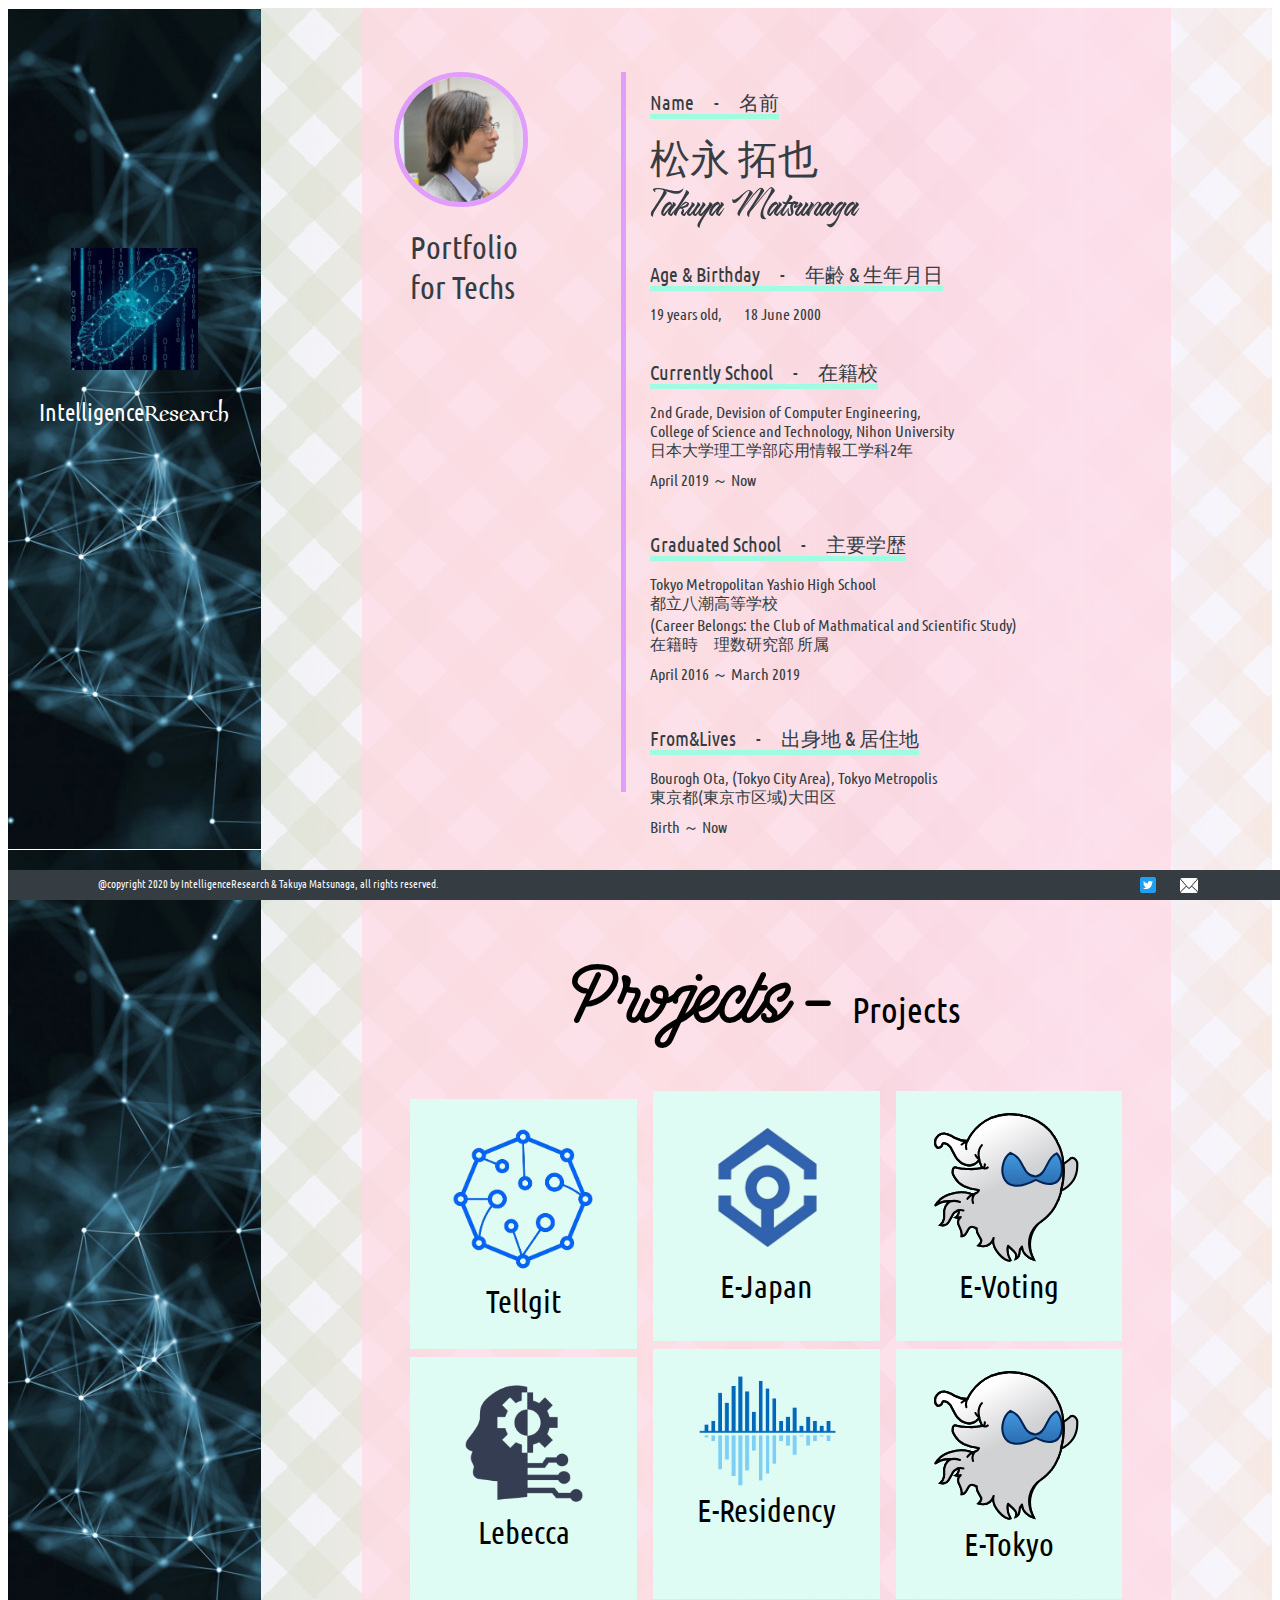
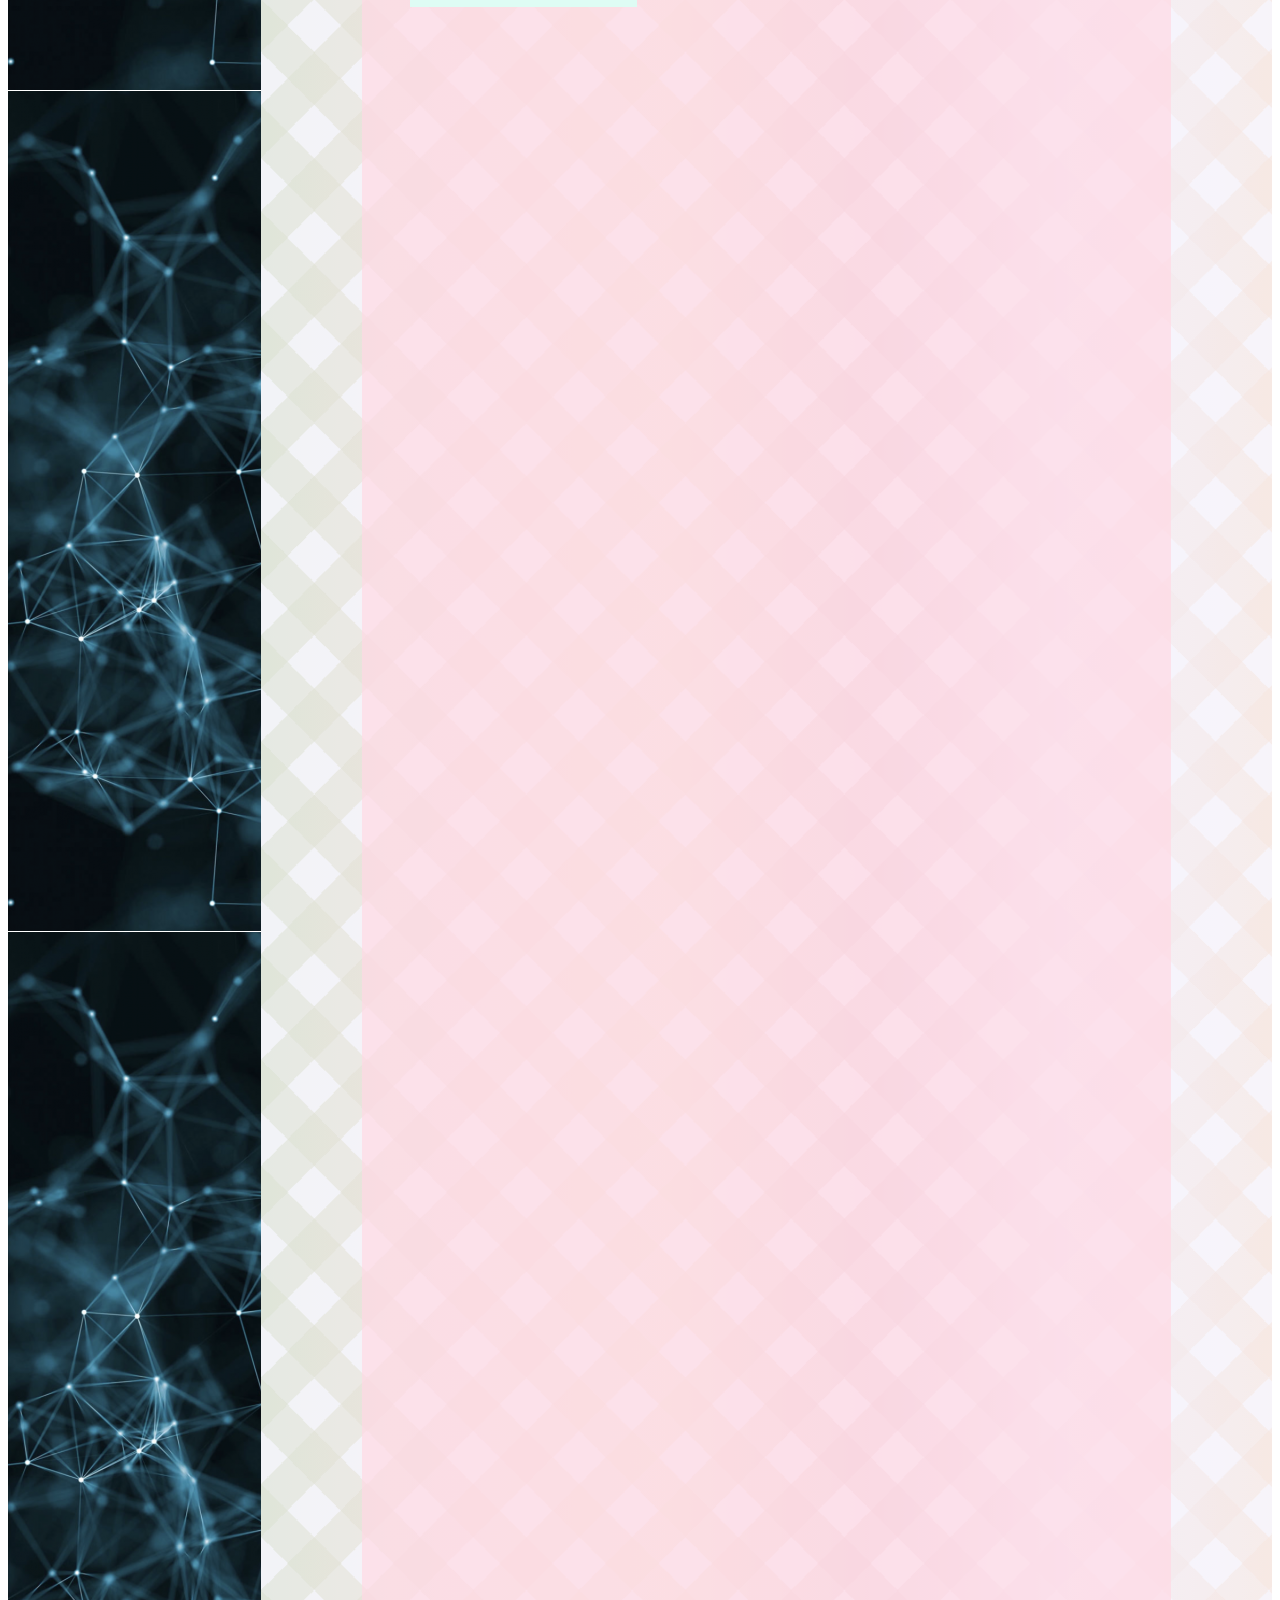
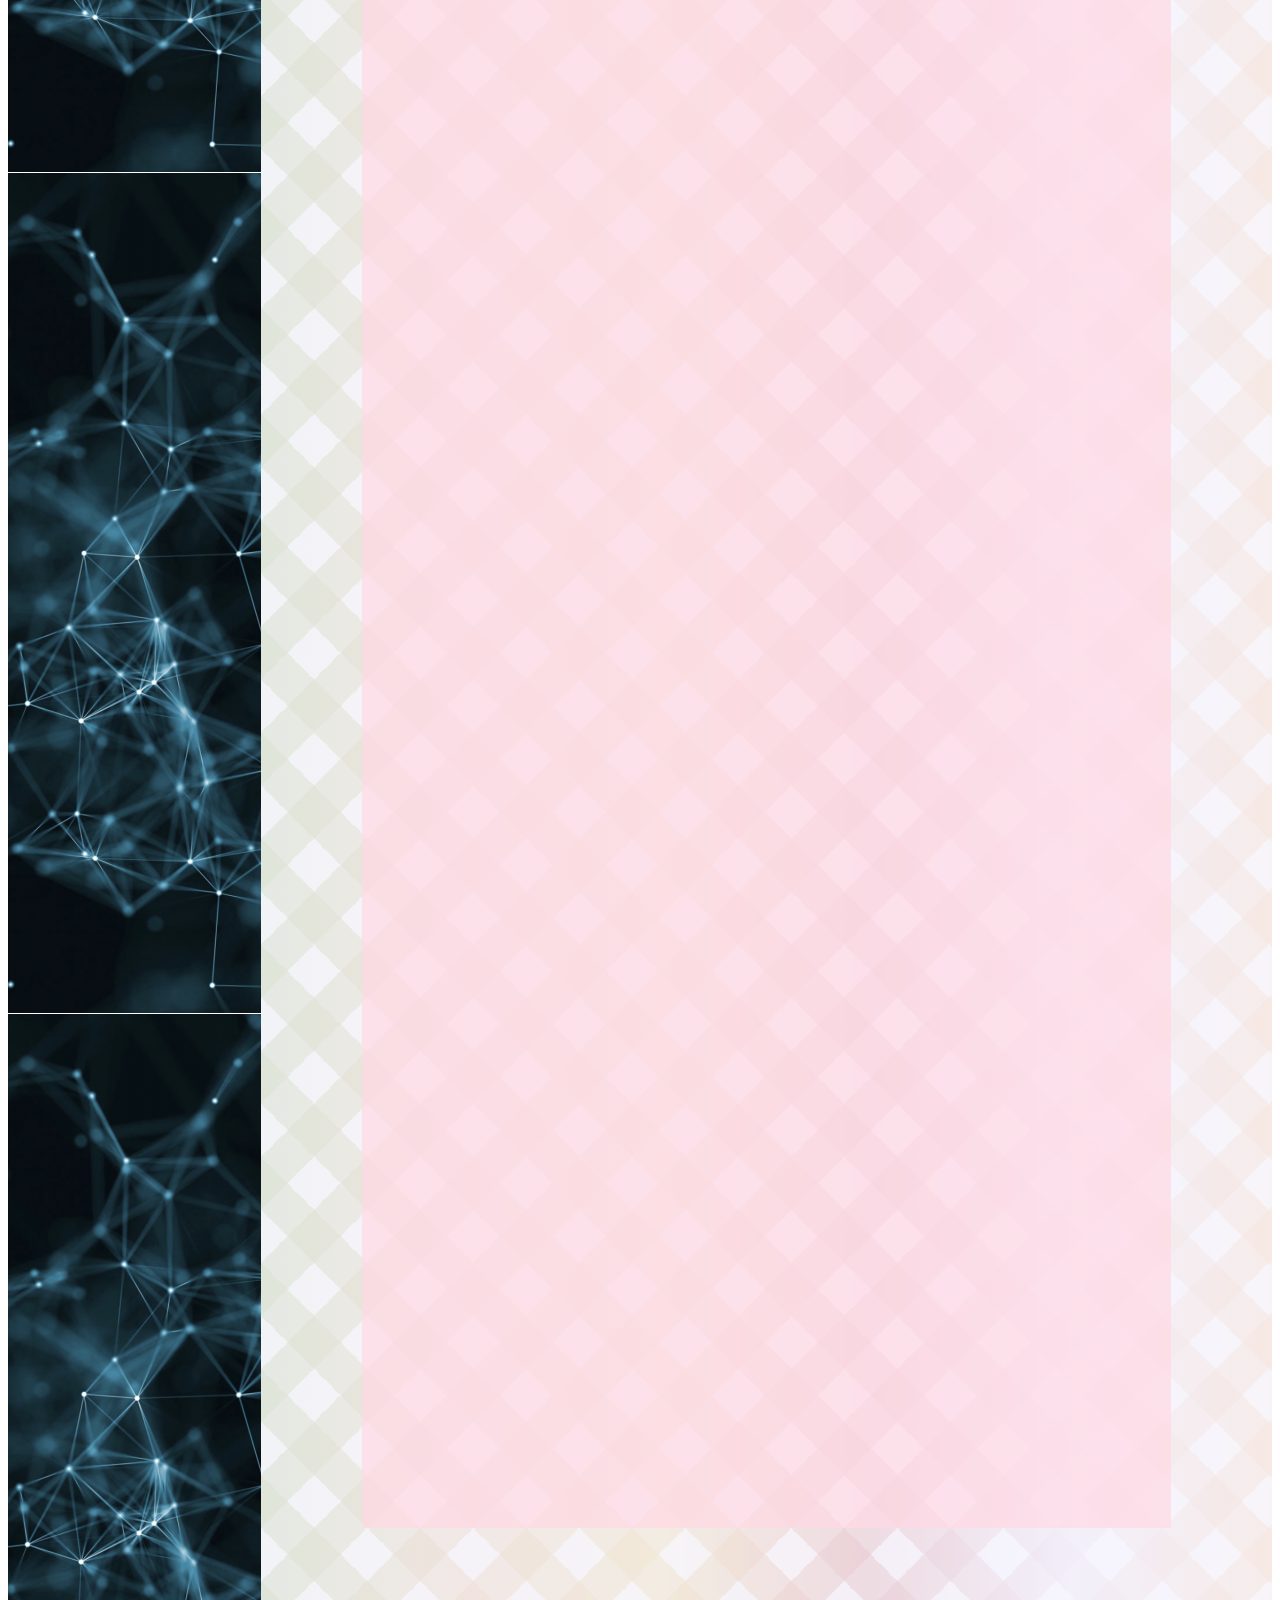
<file: demotech/index.html>
<!doctype html>
<html lang="ja">
	<head>
		<meta charset="UTF-8">
		<title>Portfolio for Techs｜Takuya Matsunaga</title>
		<link rel="stylesheet" type="text/css" href="./style.css">
	</head>
	<body><font face="Ubuntu,ＭＳ Ｐ明朝,ＭＳ 明朝,凸版文久明朝 R">
		<div class="left-index">
			<div class="icon-ir">
				<img src="./../../backs/blockchain3.png" />
			</div>
			<div class="title">
				Intelligence<span>Research</span>
			</div>
			<div class="menu">

			</div>
		</div>

		<div class="base">
			<div class="content">
				<div class="profile">
					<div class="lefter"><div class="g">
						<div class="icon-tm">
							<img src="./../../portraits/takuya_matsunaga.portrait.jpg" />
						</div>
						<div class="title">
							</br></br>Portfolio</br>
							for Techs
						</div>
					</div></div>
					<div class="profs">
						<div class="name">
							<span class="sub-heading">
								Name　-　名前
							</span>
							<div class="incontent">
								<span class="ja">松永 拓也</span></br>
								<span class="en">Takuya Matsunaga</span>
							</div>
						</div>
						<div class="age-birth">
							<span class="sub-heading">
								Age & Birthday　-　年齢 & 生年月日
							</span>
							<div class="incontent">
								19 years old, 　 18 June 2000
							</div>
						</div>
						<div class="curr-sch">
							<span class="sub-heading">
								Currently School　-　在籍校
							</span></br>
							<div class="incontent">
								2nd Grade, Devision of Computer Engineering, </br>
								College of Science and Technology, Nihon University</br>
								日本大学理工学部応用情報工学科2年</br>
								<span class="date">April 2019 ～ Now</span>
							</div>
						</div>
						<div class="gred-sch">
							<span class="sub-heading">
								Graduated School　-　主要学歴
							</span></br>
							<div class="incontent">
								Tokyo Metropolitan Yashio High School</br>
								都立八潮高等学校</br>
								(Career Belongs: the Club of Mathmatical and Scientific Study)</br>
								在籍時　理数研究部 所属</br>
								<span class="date">April 2016 ～ March 2019</span></br>
							</div>
						</div>
						<div class="from-lives">
							<span class="sub-heading">
								From&Lives　-　出身地 & 居住地
							</span></br>
							<div class="incontent">
								Bourogh Ota, (Tokyo City Area), Tokyo Metropolis</br>
								東京都(東京市区域)大田区</br>
								<span class="date">Birth ～ Now</span></br>
							</div>
						</div>
					</div>
				</div>
				<div class="fields">
					<span class="heading">Projects - <span class="bel">Projects</span></span>

					<div class="container">
						<a href="./tellgit.html">
							<div class="grid tile">
								<p class="imgs"><img class="main" src="./../../logos/f.blockchain.png" /></br>
								<span class="altname">Tellgit</span></p>
							</div>
						</a>
						<a href="./lebecca.html">
							<div class="grid tile">
								<p class="imgs"><img class="main" src="./../../logos/f.ai.png" /></br>
								<span class="altname">Lebecca</span></p>
							</div>
						</a>
						<a href="./e-japan.html">
							<div class="grid tile">
								<p class="imgs"><img class="main" src="./../../logos/f.dist.png" /></br>
								<span class="altname">E-Japan</span></p>
							</div>
						</a>
						<a href="./e-residency.html">
							<div class="grid tile">
								<p class="imgs"><img class="main" src="./../../logos/f.stat.png" /></br>
								<span class="altname">E-Residency</span></p>
							</div>
						</a>
						<a href="./e-voting.html">
							<div class="grid tile">
								<p class="imgs"><img class="main" src="./../../logos/logo.fantom.svg" /></br>
								<span class="altname">E-Voting</span></p>
							</div>
						</a>
						<a href="./e-tokyo.html">
							<div class="grid tile">
								<p class="imgs"><img class="main" src="./../../logos/logo.fantom.svg" /></br>
								<span class="altname">E-Tokyo</span></p>
							</div>
						</a>
					</div>
				</div>
			</div>
		</div>


		<div class="fotter">
			<div class="copyright">@copyright 2020 by IntelligenceResearch & Takuya Matsunaga, all rights reserved.
			</div>
			<div class="contacts">
			<a href="https://twitter.com/"><img src="./../../images/twitter.svg" height="16"  /></a>
			　　<a href="./contact/index.html"><img src="./../../images/mail.png" height="15" width="18" /></a>
			</div>
		</div>
	</font></body>
</html>
</file>
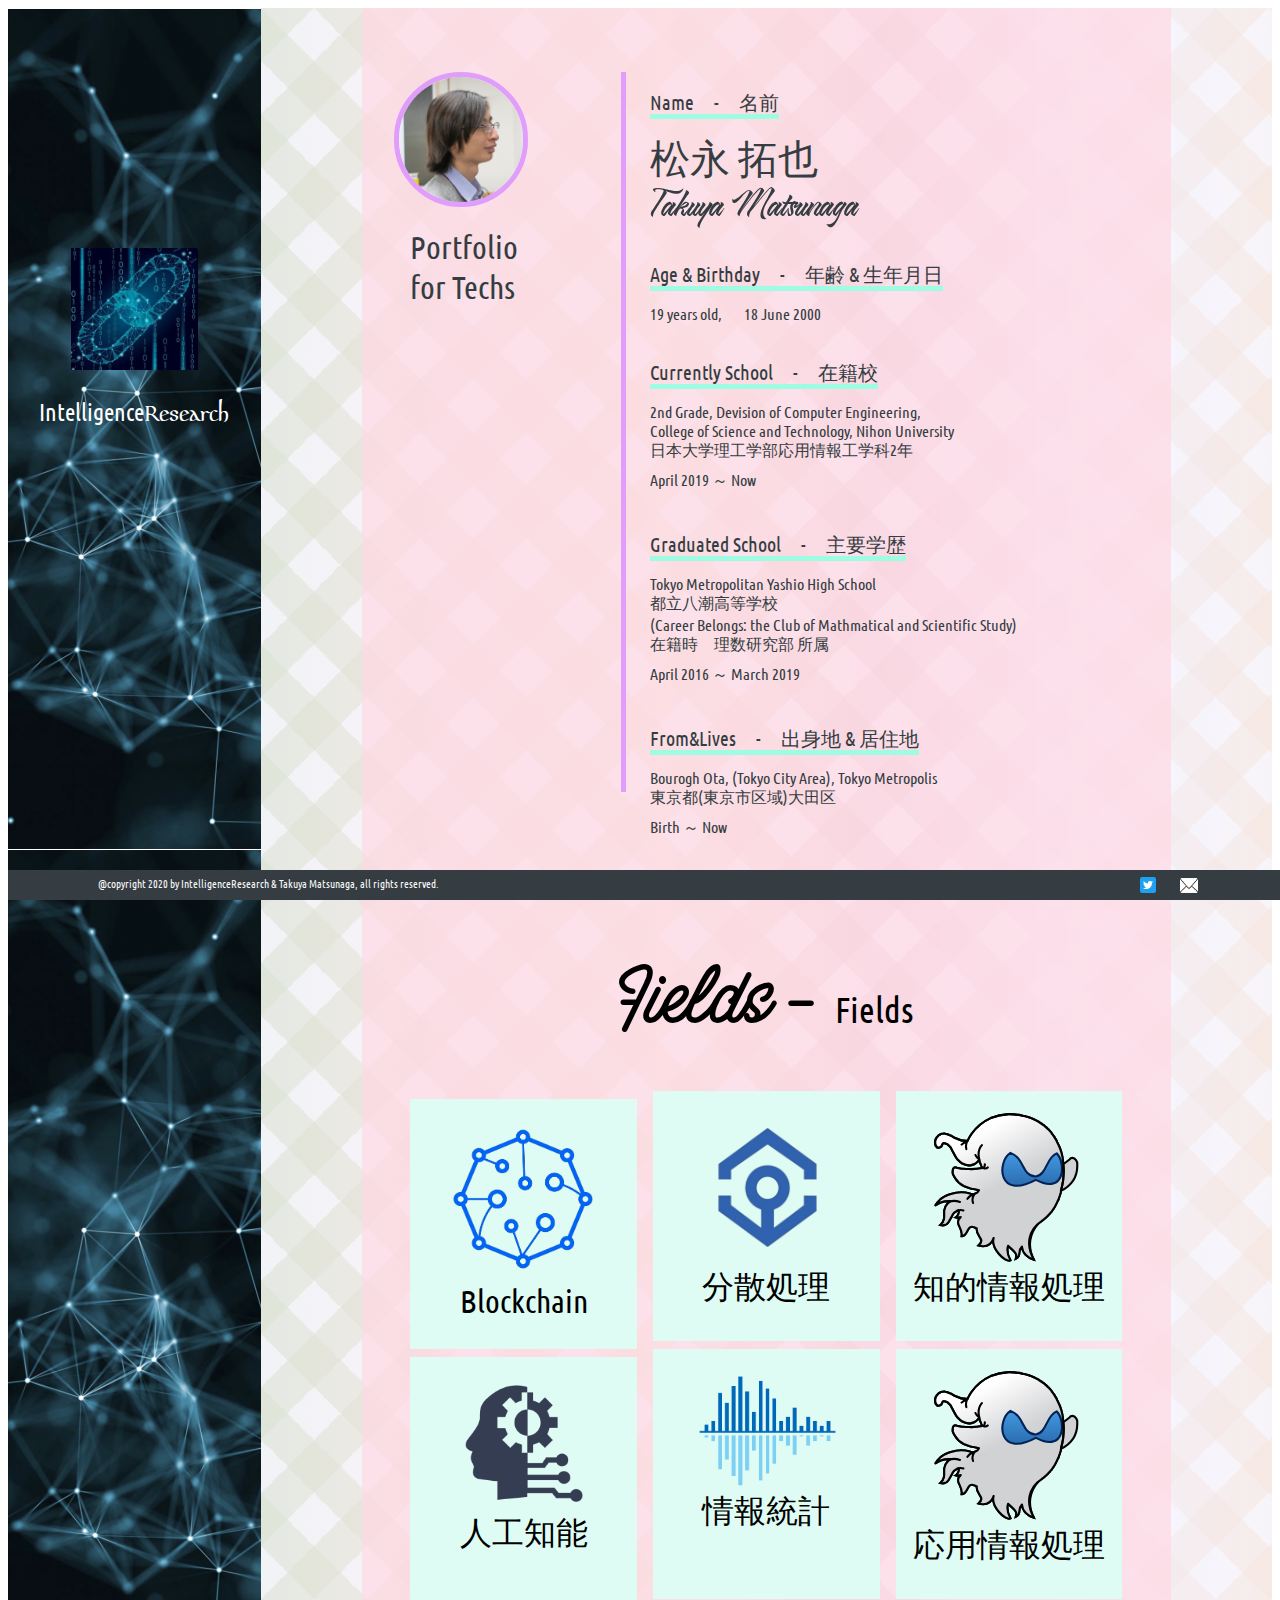
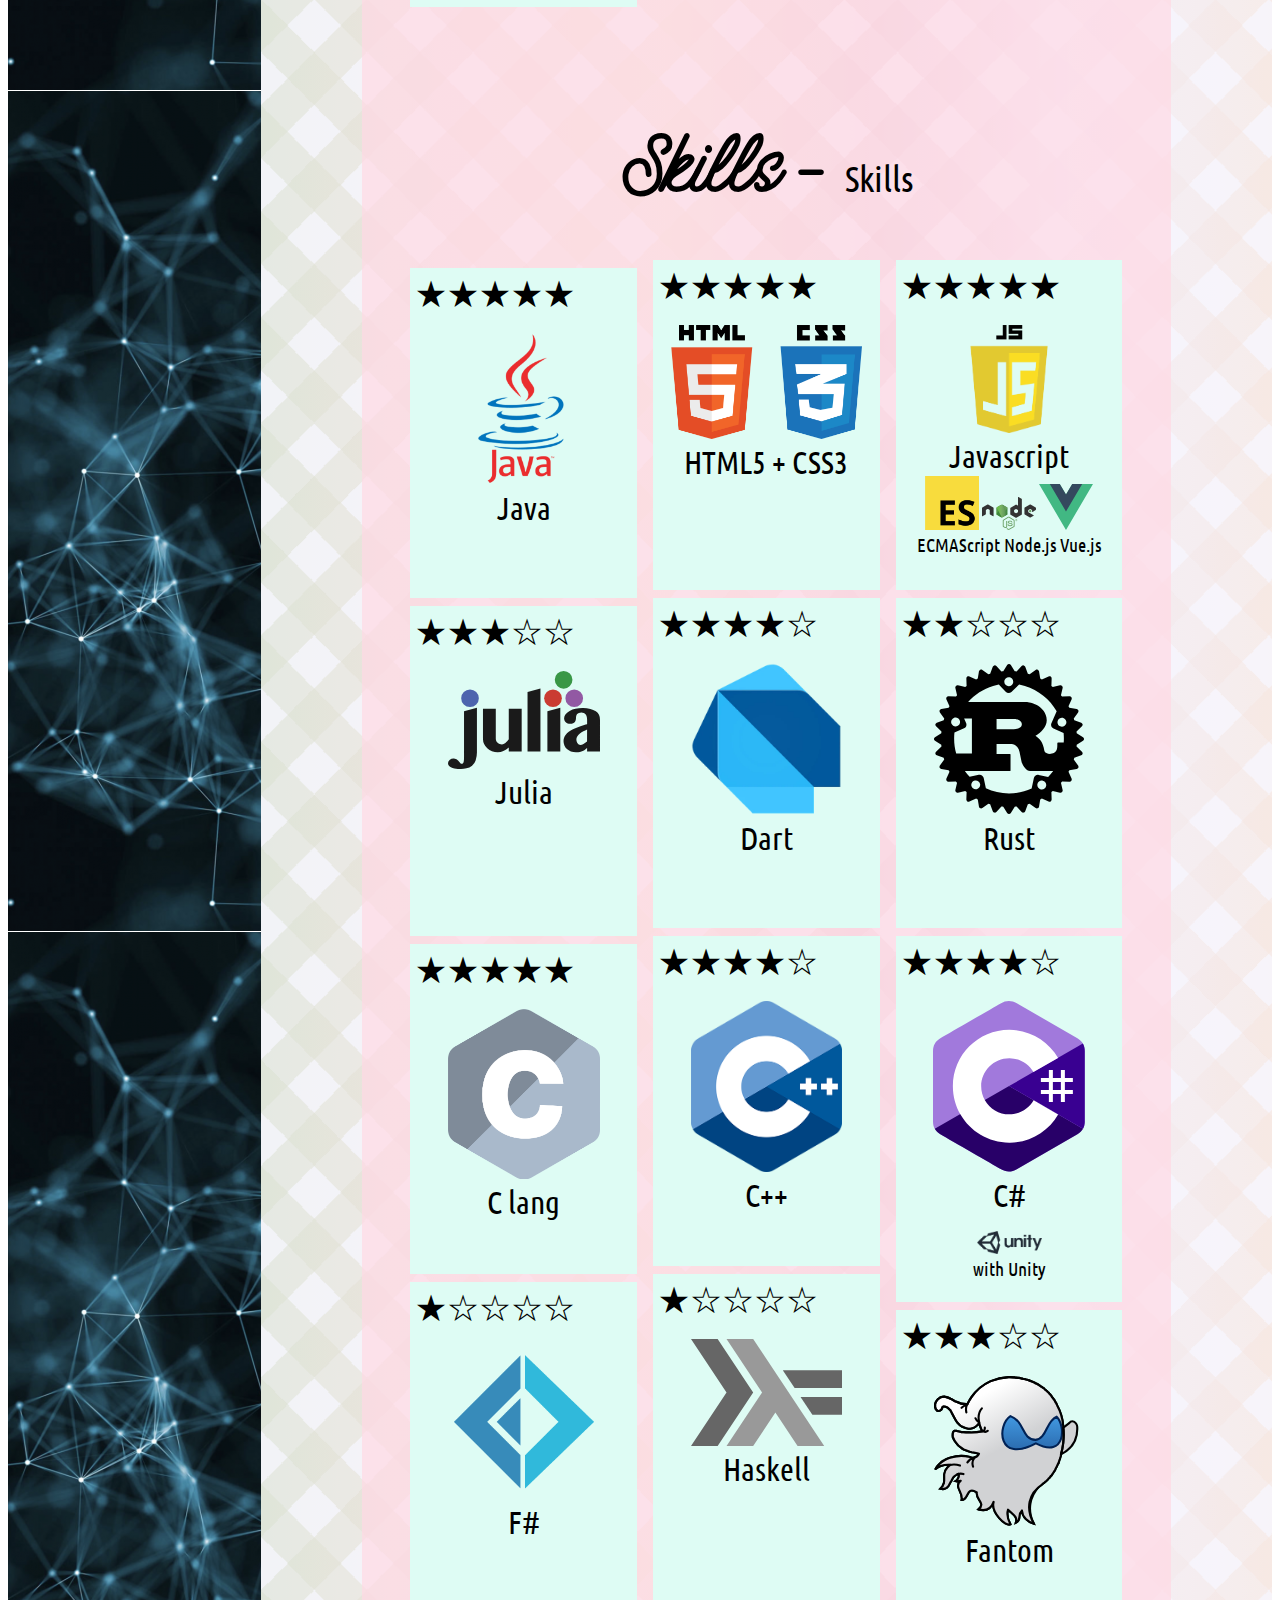
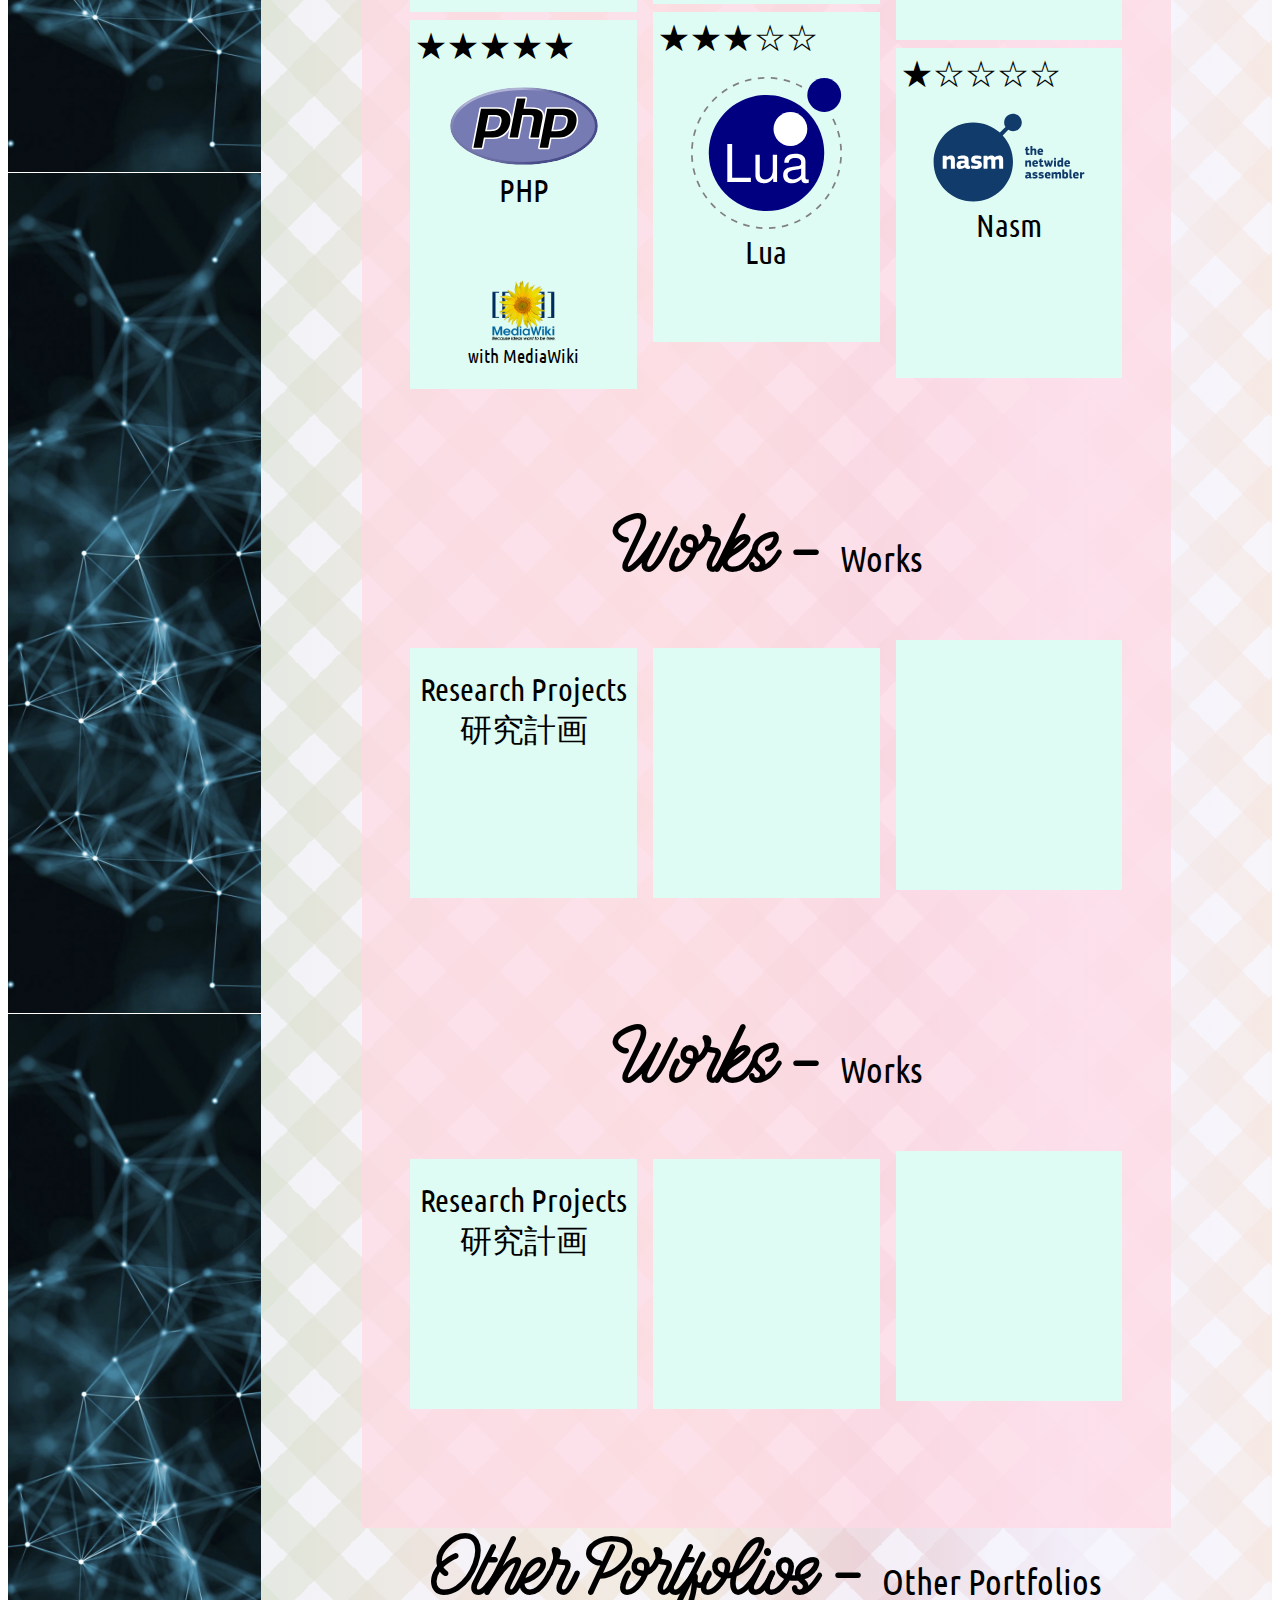
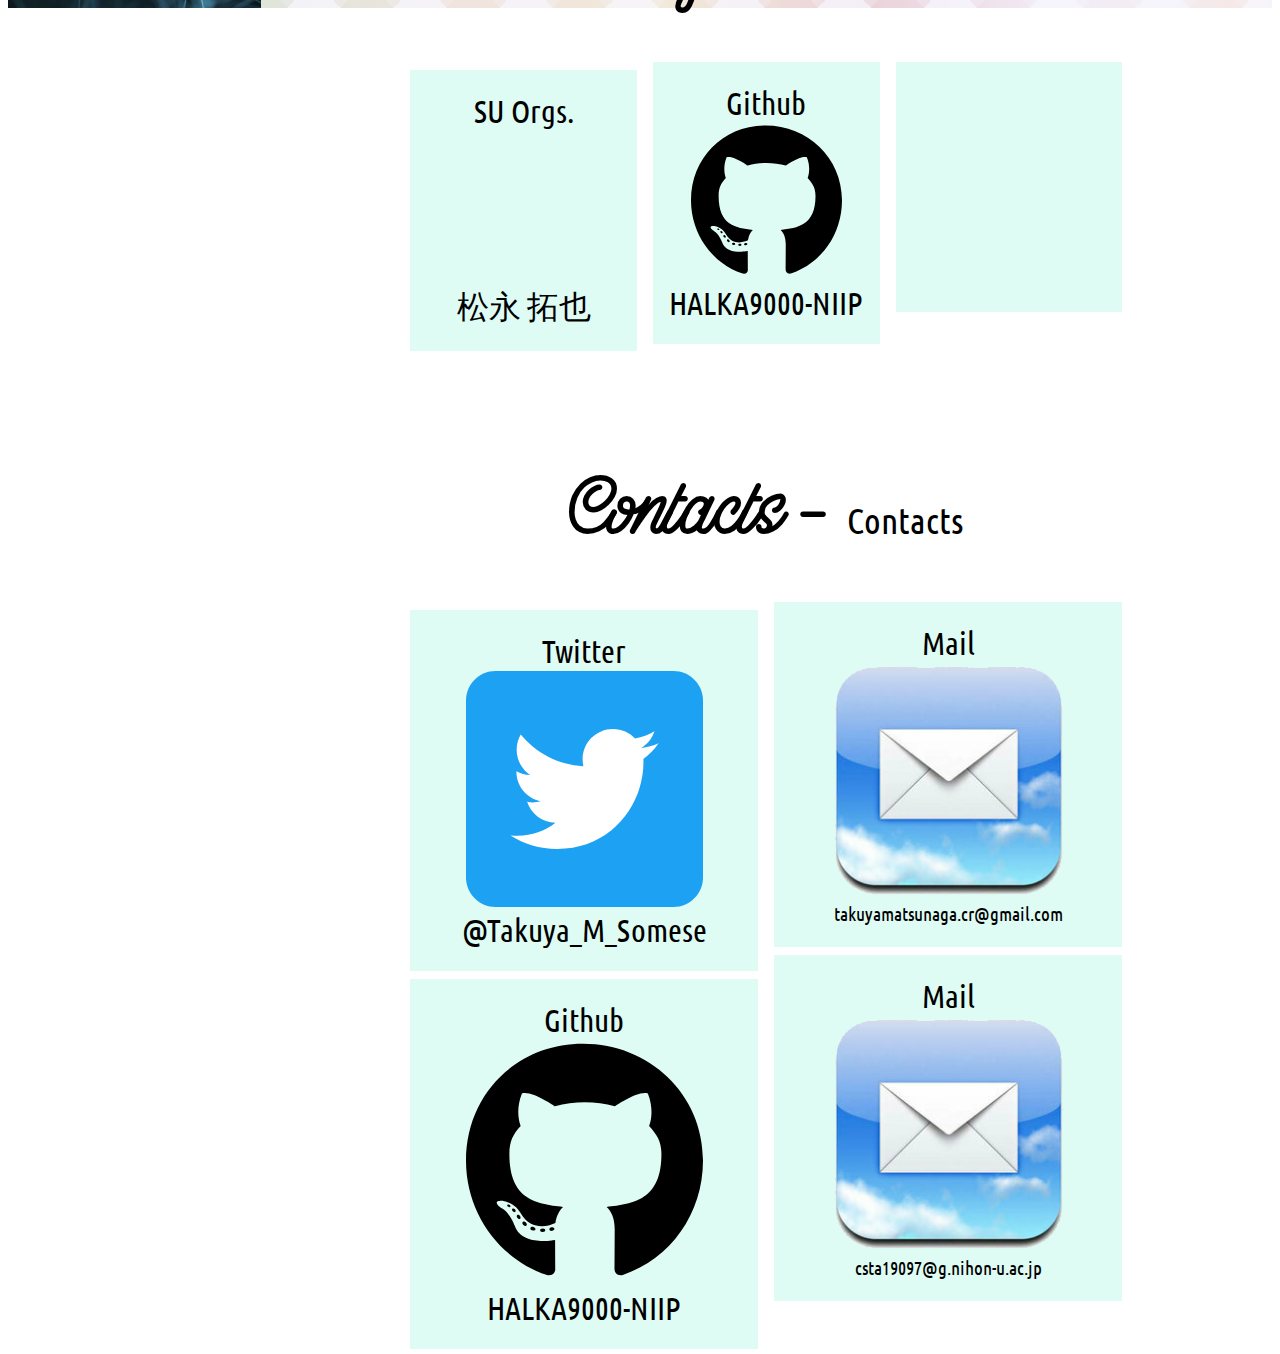
<file: members/takuya_matsunaga/res.html>
<!doctype html>
<html lang="ja">
	<head>
		<meta charset="UTF-8">
		<title>Portfolio for Techs｜Takuya Matsunaga</title>
		<link rel="stylesheet" type="text/css" href="./style.css">
	</head>
	<body><font face="Ubuntu,ＭＳ Ｐ明朝,ＭＳ 明朝,凸版文久明朝 R">
		<div class="left-index">
			<div class="icon-ir">
				<img src="./../../backs/blockchain3.png" />
			</div>
			<div class="title">
				Intelligence<span>Research</span>
			</div>
			<div class="menu">

			</div>
		</div>

		<div class="base">
			<div class="content">
				<div class="profile">
					<div class="lefter"><div class="g">
						<div class="icon-tm">
							<img src="./../../portraits/takuya_matsunaga.portrait.jpg" />
						</div>
						<div class="title">
							</br></br>Portfolio</br>
							for Techs
						</div>
					</div></div>
					<div class="profs">
						<div class="name">
							<span class="sub-heading">
								Name　-　名前
							</span>
							<div class="incontent">
								<span class="ja">松永 拓也</span></br>
								<span class="en">Takuya Matsunaga</span>
							</div>
						</div>
						<div class="age-birth">
							<span class="sub-heading">
								Age & Birthday　-　年齢 & 生年月日
							</span>
							<div class="incontent">
								19 years old, 　 18 June 2000
							</div>
						</div>
						<div class="curr-sch">
							<span class="sub-heading">
								Currently School　-　在籍校
							</span></br>
							<div class="incontent">
								2nd Grade, Devision of Computer Engineering, </br>
								College of Science and Technology, Nihon University</br>
								日本大学理工学部応用情報工学科2年</br>
								<span class="date">April 2019 ～ Now</span>
							</div>
						</div>
						<div class="gred-sch">
							<span class="sub-heading">
								Graduated School　-　主要学歴
							</span></br>
							<div class="incontent">
								Tokyo Metropolitan Yashio High School</br>
								都立八潮高等学校</br>
								(Career Belongs: the Club of Mathmatical and Scientific Study)</br>
								在籍時　理数研究部 所属</br>
								<span class="date">April 2016 ～ March 2019</span></br>
							</div>
						</div>
						<div class="from-lives">
							<span class="sub-heading">
								From&Lives　-　出身地 & 居住地
							</span></br>
							<div class="incontent">
								Bourogh Ota, (Tokyo City Area), Tokyo Metropolis</br>
								東京都(東京市区域)大田区</br>
								<span class="date">Birth ～ Now</span></br>
							</div>
						</div>
					</div>
				</div>
				<div class="fields">
					<span class="heading">Fields - <span class="bel">Fields</span></span>

					<div class="container">
						<div class="grid tile">
							<p class="imgs"><img class="main" src="./../../logos/f.blockchain.png" /></br>
							<span class="altname">Blockchain</span></p>
						</div>
						<div class="grid tile">
							<p class="imgs"><img class="main" src="./../../logos/f.ai.png" /></br>
							<span class="altname">人工知能</span></p>
						</div>

						<div class="grid tile">
							<p class="imgs"><img class="main" src="./../../logos/f.dist.png" /></br>
							<span class="altname">分散処理</span></p>
						</div>
						<div class="grid tile">
							<p class="imgs"><img class="main" src="./../../logos/f.stat.png" /></br>
							<span class="altname">情報統計</span></p>
						</div>

						<div class="grid tile">
							<p class="imgs"><img class="main" src="./../../logos/logo.fantom.svg" /></br>
							<span class="altname">知的情報処理</span></p>
						</div>
						<div class="grid tile">
							<p class="imgs"><img class="main" src="./../../logos/logo.fantom.svg" /></br>
							<span class="altname">応用情報処理</span></p>
						</div>
					</div>
				</div>
				<div class="skills">
					<span class="heading">Skills - <span class="bel">Skills</span></span>

					<div class="container">
						<a href="https://www.java.com/ja/">
							<div class="grid tile lev5">
								<p class="imgs"><img class="main" src="./../../logos/logo.java.png" /></br>
								<span class="altname">Java</span></p>
							</div></a>
						<a href="https://julialang.org/">
						<div class="grid tile lev3">
							<p class="imgs"><img class="main" src="./../../logos/logo.julia.svg" /></br>
							<span class="altname">Julia</span></p>
						</div></a>
						<a href="http://www.open-std.org/jtc1/sc22/wg14/">
						<div class="grid tile lev5">
							<p class="imgs"><img class="main" src="./../../logos/logo.clang.png" /></br>
							<span class="altname">C lang</span></p>
						</div></a>
						<a href="https://fsharp.org/">
						<div class="grid tile lev1">
							<p class="imgs"><img class="main" src="./../../logos/logo.fsh.png" /></br>
							<span class="altname">F#</span></p>
						</div></a>
						<a href="https://www.php.net/">
						<div class="grid tile lev5">
							<p class="imgs"><img class="main" src="./../../logos/logo.php.svg" /></br>
							<span class="altname">PHP</span></p></br></br>
							<a href="https://www.mediawiki.org/wiki/MediaWiki">
							<p class="imgs"><img class="min" src="./../../logos/logo.mediawiki.png" /></br>
							<span class="altnames">with MediaWiki</span></p></a>
						</div>
						<a href="">
						<div class="grid tile lev5">
							<p class="imgs"><img class="lt" src="./../../logos/logo.html5css3.png" /></br>
							<span class="altname">HTML5 + CSS3</span></p>
						</div>
						<a href="https://dart.dev/">
						<div class="grid tile lev4">
							<p class="imgs"><img class="main" src="./../../logos/logo.dart.png" /></br>
							<span class="altname">Dart</span></p>
						</div></a>
						<a href="https://isocpp.org/">
						<div class="grid tile lev4">
							<p class="imgs"><img class="main" src="./../../logos/logo.cpp.png" /></br>
							<span class="altname">C++</span></p>
						</div></a>
						<a href="https://www.haskell.org/">
						<div class="grid tile lev1">
							<p class="imgs"><img class="main" src="./../../logos/logo.haskell.svg" /></br>
							<span class="altname">Haskell</span></p>
						</div></a>
						<a href="https://www.lua.org/">
						<div class="grid tile lev3">
							<p class="imgs"><img class="main" src="./../../logos/logo.lua.svg" /></br>
							<span class="altname">Lua</span></p>
						</div></a>
						<a href="">
						<div class="grid tile lev5">
							<p class="imgs"></p><p class="imgs">
								<img class="sub" src="./../../logos/logo.javascript.png" /></br>
								<span class="altname">Javascript</span></br>
								<img class="st" src="./../../logos/logo.ecmascript.png" />
								<img class="st" src="./../../logos/logo.nodejs.svg" />
								<img class="st" src="./../../logos/logo.vuejs.svg" /></br>
								<span class="altnames">ECMAScript Node.js Vue.js</span></p>
						</div></a>
						<a href="https://www.rust-lang.org/">
						<div class="grid tile lev2">
							<p class="imgs"><img class="main" src="./../../logos/logo.rust.svg" /></br>
							<span class="altname">Rust</span></p>
						</div></a>
						<a href="https://docs.microsoft.com/en-us/dotnet/csharp/">
						<div class="grid tile lev4">
							<p class="imgs"><img class="main" src="./../../logos/logo.csh.svg" /></br>
							<span class="altname">C#</span></p>
							<a href="https://unity.com/ja"><p class="imgs"><img class="min" src="./../../logos/logo.unity.png" /></br>
							<span class="altnames">with Unity</span></p></a>
						</div></a>
						<a href="https://www.fantom.org/">
						<div class="grid tile lev3">
							<p class="imgs"><img class="main" src="./../../logos/logo.fantom.svg" /></br>
							<span class="altname">Fantom</span></p>
						</div></a>
						<a href="https://www.nasm.us/">
						<div class="grid tile lev1">
							<p class="imgs"><img class="main" src="./../../logos/logo.nasm.svg" /></br>
							<span class="altname">Nasm</span></p>
						</div></a>
					</div>
				</div>
				<div class="works">
					<span class="heading">Works - <span class="bel">Works</span></span>

					<div class="container">
						<a href="./res.html"><div class="grid tile">
							<p class="imgs"><span class="altname">Research Projects<br />研究計画</span></p>
						</div></a>
						<div class="grid tile">
						
						</div>
						<div class="grid tile">
						
						</div>
					</div>
				</div>
								<div class="works">
					<span class="heading">Works - <span class="bel">Works</span></span>

					<div class="container">
						<a href="./res.html"><div class="grid tile">
							<p class="imgs"><span class="altname">Research Projects<br />研究計画</span></p>
						</div></a>
						<div class="grid tile">
						
						</div>
						<div class="grid tile">
						
						</div>
					</div>
				</div>
				<div class="portfolio">
					<span class="heading">Other Portfolios - <span class="bel">Other Portfolios</span></span>
				
					<div class="container">
						<div class="grid tile"><a href="./../../../worker/takuya_matsunaga/index.takuya_matsunaga.html">
								<p class="imgs"><span class="altname">SU Orgs.</span></br>
									<img class="main" src="./../../images/blank.svg" /></br>
									<span class="altname">松永 拓也</span></p>
						</div>
						<div class="grid tile"><a href="https://halka9000-niip.github.io/Portfolio/">
								<p class="imgs"><span class="altname">Github</span></br>
									<img class="main" src="./../../images/github.svg" /></br>
									<span class="altname">HALKA9000-NIIP</span></p>
						</div>
						<div class="grid tile">
				
						</div>
					</div>
				</div>
				<div class="contacts">
					<span class="heading">Contacts - <span class="bel">Contacts</span></span>

					<div class="container2">
						<div class="grid tile"><a href="https://twitter.com/Takuya_M_Somese">
							<p class="imgs"><span class="altname">Twitter</span></br>
							<img class="main" src="./../../images/twitter.svg" /></br>
							<span class="altname">@Takuya_M_Somese</span></p>
						</div>
						<div class="grid tile"><a href="https://github.com/HALKA9000-NIIP">
							<p class="imgs"><span class="altname">Github</span></br>
							<img class="main" src="./../../images/github.svg" /></br>
							<span class="altname">HALKA9000-NIIP</span></p>
						</div>
						<div class="grid tile"><a href="mailto:takuyamatsunaga.cr@gmail.com">
							<p class="imgs"><span class="altname">Mail</span></br>
							<img class="main" src="./../../images/mail2.png" /></br>
							<span class="altnames">takuyamatsunaga.cr@gmail.com</span></p>
						</div>

						<div class="grid tile"><a href="mailto:csta19097@g.nihon-u.ac.jp">
							<p class="imgs"><span class="altname">Mail</span></br>
							<img class="main" src="./../../images/mail2.png" /></br>
							<span class="altnames">csta19097@g.nihon-u.ac.jp</span></p>
						</div>


					</div>
				</div>
			</div>
		</div>


		<div class="fotter">
			<div class="copyright">@copyright 2020 by IntelligenceResearch & Takuya Matsunaga, all rights reserved.
			</div>
			<div class="contacts">
			<a href="https://twitter.com/"><img src="./../../images/twitter.svg" height="16"  /></a>
			　　<a href="./contact/index.html"><img src="./../../images/mail.png" height="15" width="18" /></a>
			</div>
		</div>
	</font></body>
</html>
</file>
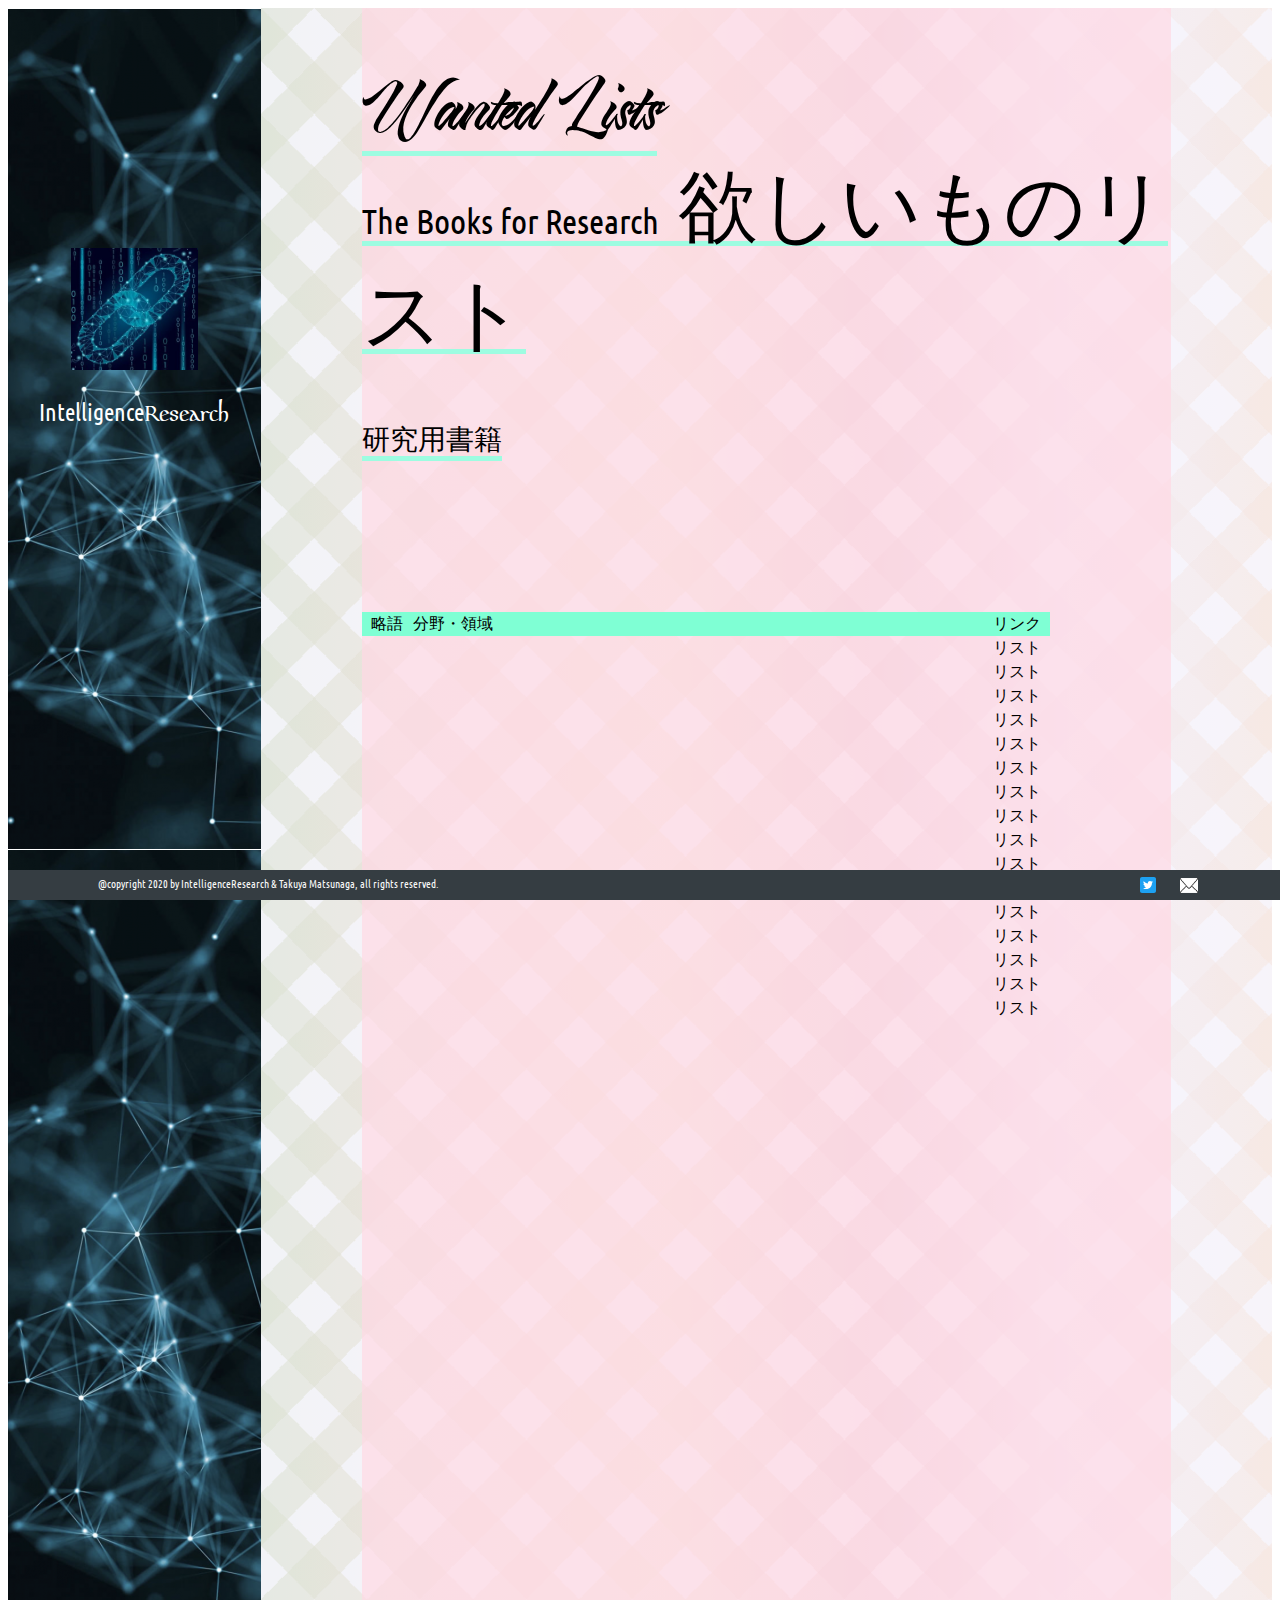
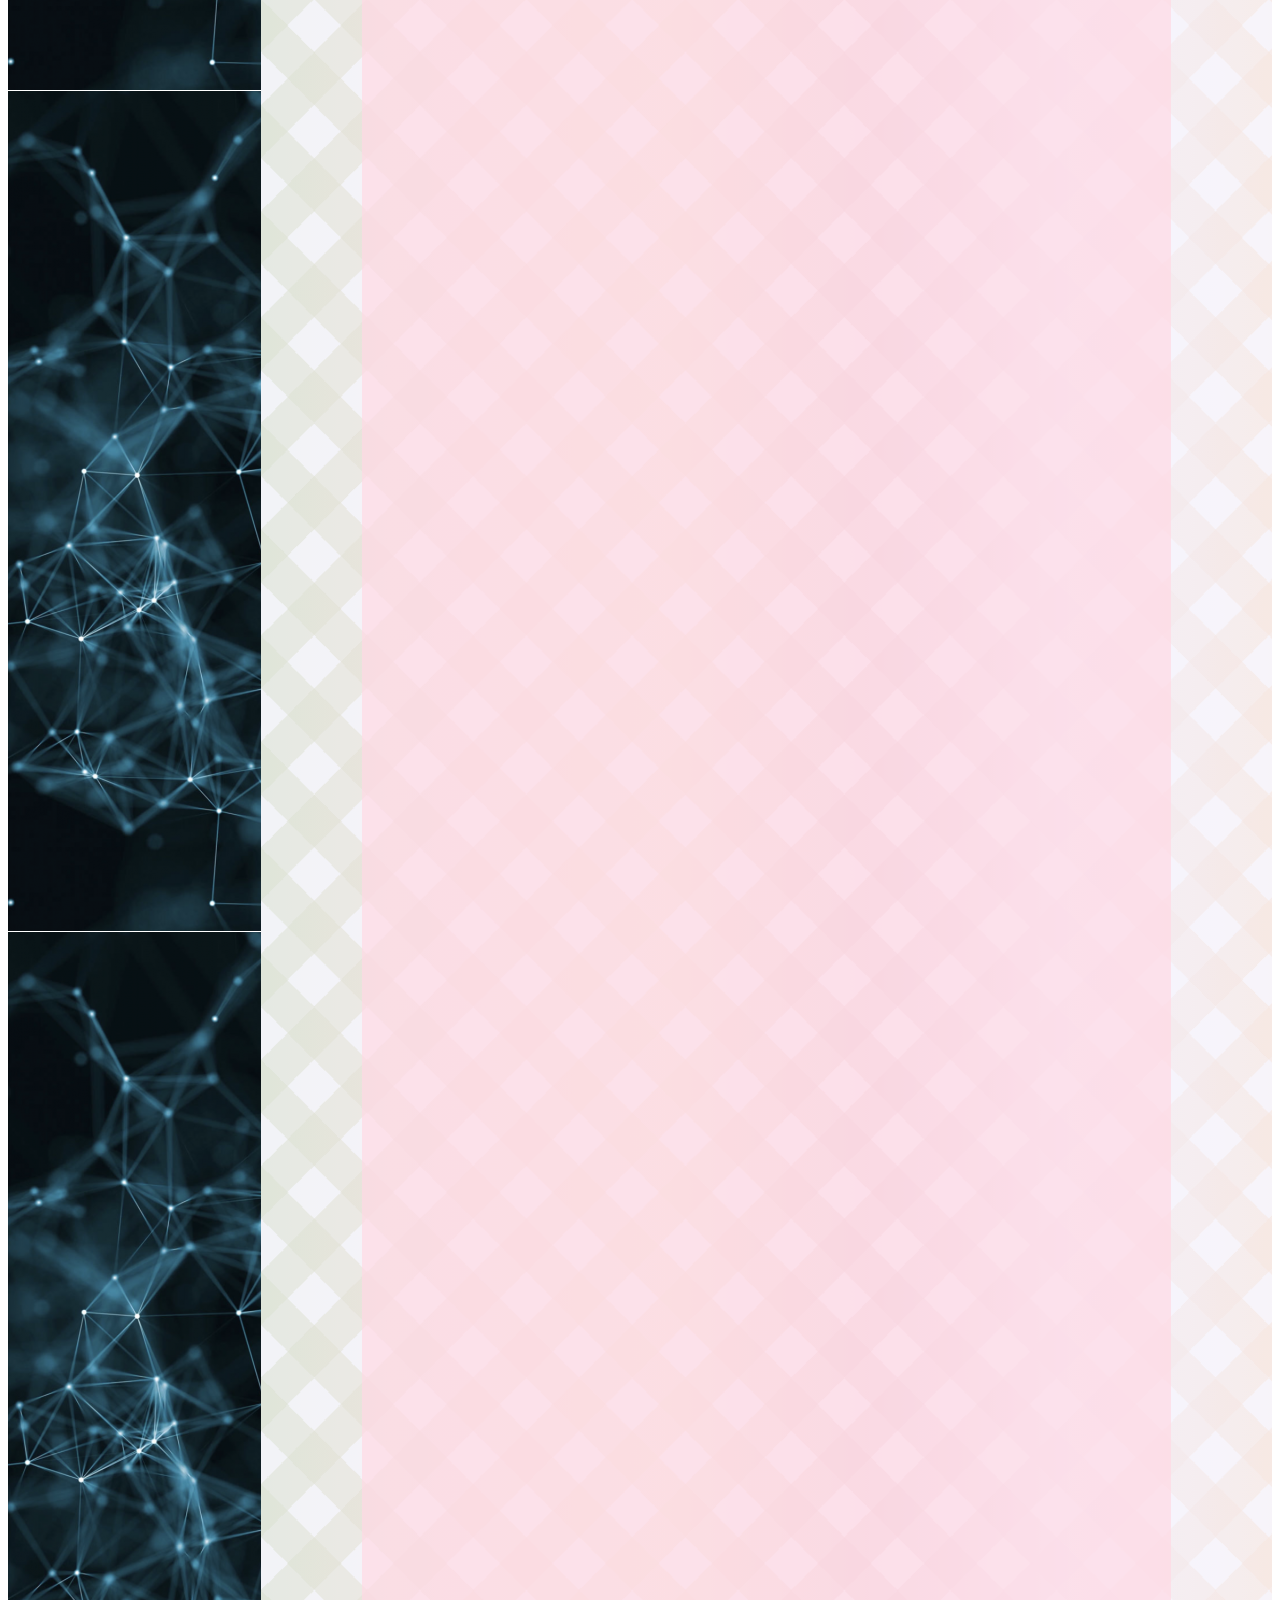
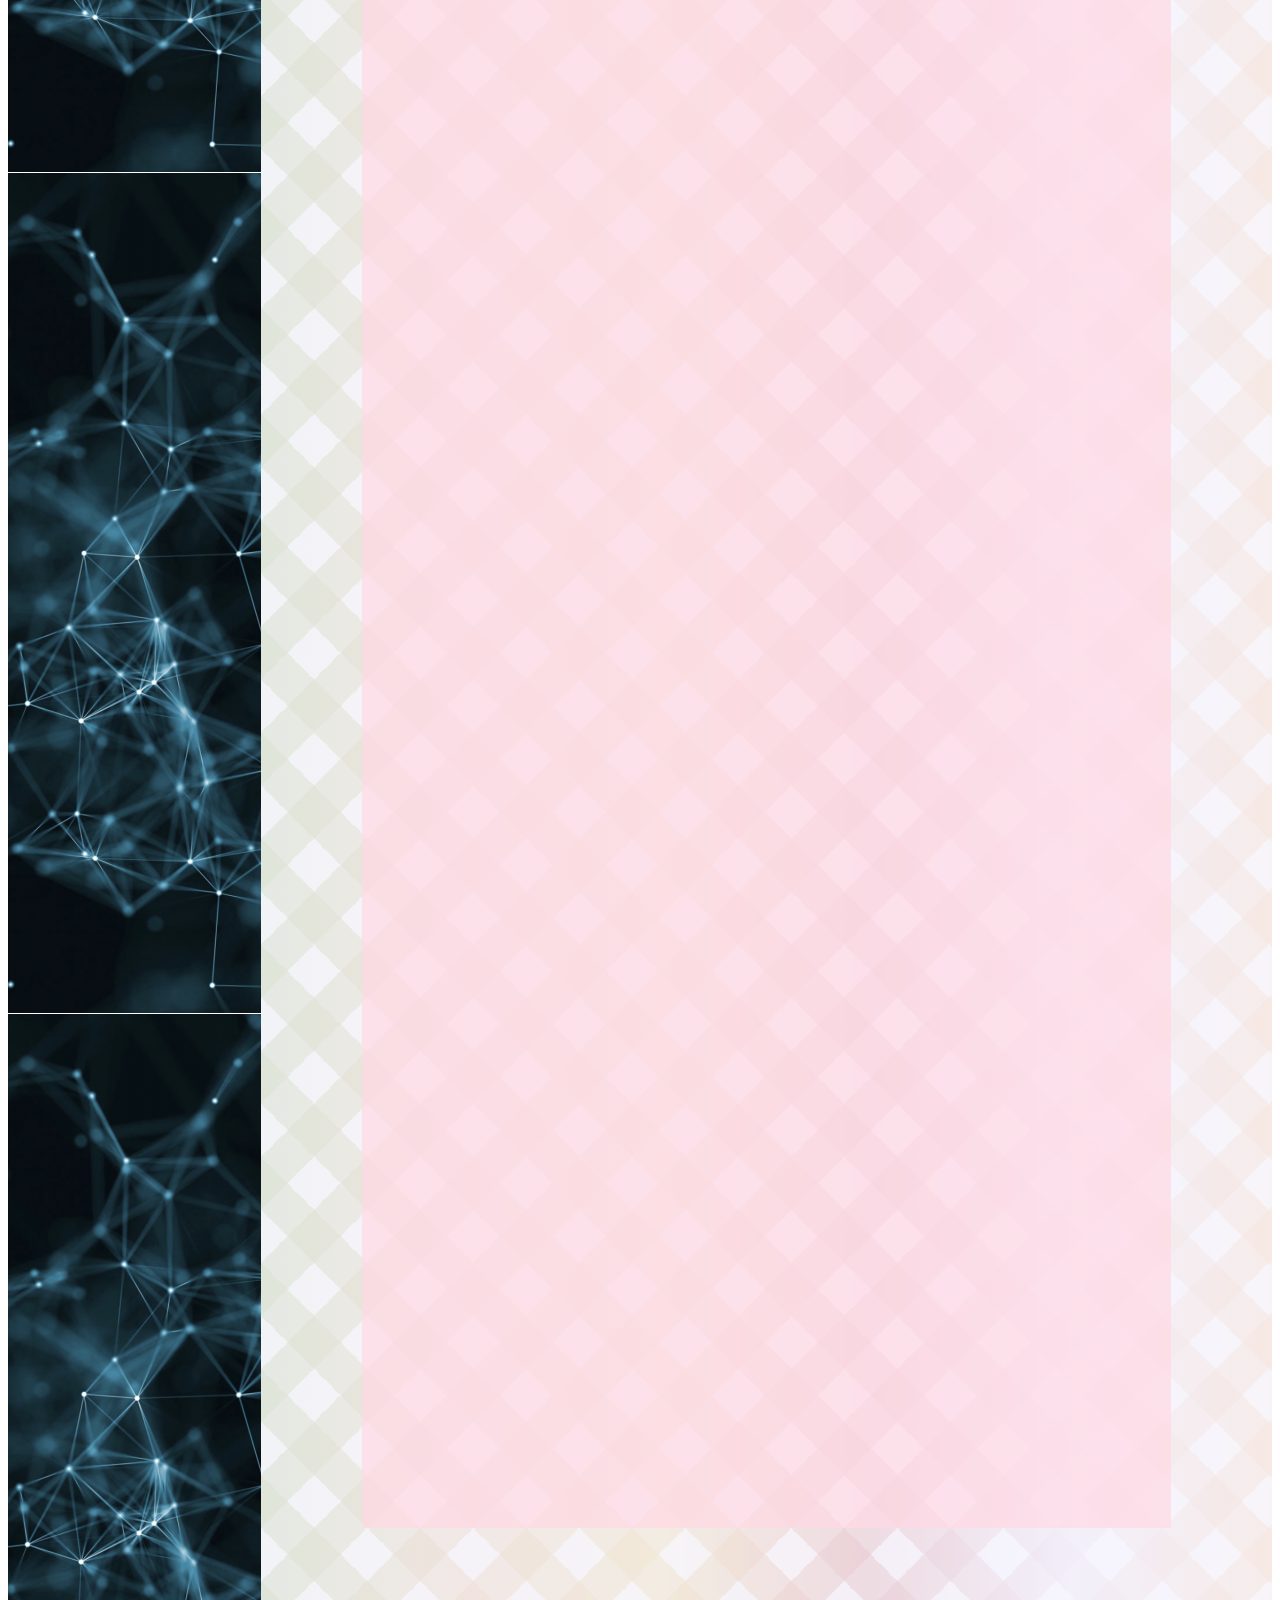
<file: members/takuya_matsunaga/wanted.html>
<!doctype html>
<html lang="ja">
	<head>
		<meta charset="UTF-8">
		<title>Portfolio for Techs｜Takuya Matsunaga</title>
		<link rel="stylesheet" type="text/css" href="./style.css">
	</head>
	<body><font face="Ubuntu,ＭＳ Ｐ明朝,ＭＳ 明朝,凸版文久明朝 R">
		<div class="left-index">
			<div class="icon-ir">
				<img src="./../../backs/blockchain3.png" />
			</div>
			<div class="title">
				Intelligence<span>Research</span>
			</div>
			<div class="menu">

			</div>
		</div>

		<div class="base">
			<div class="content">
				
				<div class="title">
					<span class="theading">
						<span class="en">
							Wanted Lists<br />
							<span class="sub">The Books for Research</span>
						</span>
						<span class="ja">
							欲しいものリスト<br />
							<span class="sub">研究用書籍</span>
						</span>
					</span>
				</div>
				<div class="domain">
					<table>
						<tr><td></td></tr>
					</table>
				</div>
				<div class="list">
					<table>
						<tr>
							<td>略語</td>
							<td>分野・領域</td>
							<td>リンク</td>
						</tr>
						<tr>
							<td></td>
							<td></td>
							<td><a href="">リスト</a></td>
						</tr>
						<tr>
							<td></td>
							<td></td>
							<td><a href="">リスト</a></td>
						</tr>
						<tr>
							<td></td>
							<td></td>
							<td><a href="">リスト</a></td>
						</tr>
						<tr>
							<td></td>
							<td></td>
							<td><a href="">リスト</a></td>
						</tr>
						<tr>
							<td></td>
							<td></td>
							<td><a href="">リスト</a></td>
						</tr>
						<tr>
							<td></td>
							<td></td>
							<td><a href="">リスト</a></td>
						</tr>
						<tr>
							<td></td>
							<td></td>
							<td><a href="">リスト</a></td>
						</tr>
						<tr>
							<td></td>
							<td></td>
							<td><a href="">リスト</a></td>
						</tr>
						<tr>
							<td></td>
							<td></td>
							<td><a href="">リスト</a></td>
						</tr>
						<tr>
							<td></td>
							<td></td>
							<td><a href="">リスト</a></td>
						</tr>
						<tr>
							<td></td>
							<td></td>
							<td><a href="">リスト</a></td>
						</tr>
						<tr>
							<td></td>
							<td></td>
							<td><a href="">リスト</a></td>
						</tr>
						<tr>
							<td></td>
							<td></td>
							<td><a href="">リスト</a></td>
						</tr>
						<tr>
							<td></td>
							<td></td>
							<td><a href="">リスト</a></td>
						</tr>
						<tr>
							<td></td>
							<td></td>
							<td><a href="">リスト</a></td>
						</tr>
						<tr>
							<td></td>
							<td></td>
							<td><a href="">リスト</a></td>
						</tr>
					</table>
				</div>

			</div>
		</div>


		<div class="fotter">
			<div class="copyright">@copyright 2020 by IntelligenceResearch & Takuya Matsunaga, all rights reserved.
			</div>
			<div class="contacts">
			<a href="https://twitter.com/"><img src="./../../images/twitter.svg" height="16"  /></a>
			　　<a href="./contact/index.html"><img src="./../../images/mail.png" height="15" width="18" /></a>
			</div>
		</div>
	</font></body>
</html>
</file>
<file: demotech/style.css>
@font-face {
  font-family: "Pfeffer";
  src: url(../../fonts/Pfeffer.otf);
}
@font-face {
  font-family: "Ubuntu";
  src: url(../../fonts/Ubuntu.ttf);
}
@font-face {
  font-family: "Viana";
  src: url(../../fonts/VianaScript.ttf);
}
@font-face {
  font-family: "HoneyBee";
  src: url(../../fonts/HoneyBee.ttf);
}
* {
  font-family: "Ubuntu";
}
div.left-index {
  float: left;
  width: 20%;
  height: 285em;
  background-image: url(./../../backs/blockchain2.png);
  color: white;
  text-align: center;
  padding-top: 15em;
}

div.left-index .icon-ir {
  width: 50%;
  margin: 0 auto;
}
div.left-index .icon-ir img {
  width: 100%;
}
div.left-index .title {
  margin-top: 1em;
  font-size: 1.5em;
}
div.left-index .title span {
  font-family: "Pfeffer";
}
div.left-index .menu {
}
div.base {
  width: 80%;
  margin-left: 20%;
  height: 300em;
  background-image: url(./../../backs/back.svg);
}
div.base div.content {
  margin: 0 auto;
  width: 80%;
  height: 97%;
  background-color: rgba(255, 217, 228, 0.7);
  color: black;
  padding-top: 4em;
}
div.base div.content div.profile {
  color: #353d42;
}
div.base div.content div.profile div.lefter {
  float: left;
  width: 30%;
  height: 45em;
  padding-right: 1em;
  margin-right: 1.5em;
  border-right: solid 5px #e19dfc;
}
div.base div.content div.profile div.lefter div.g {
  left: calc(34px - 30%);
  position: relative;
  width: 8em;
}
div.base div.content div.profile div.lefter div.title {
  position: relative;
  top: 0.62em;
  font-size: 2em;
  left: 2.7em;
}
div.base div.content div.profile div.lefter div.icon-tm {
  width: 50%;
  margin: 0 auto;
  width: 7.8em;
  height: 7.8em;
  position: relative;
  overflow: hidden;
  border-radius: 50%;
  float: left;
  left: 4.4em;
  border: solid 5px #e19dfc;
}
div.base div.content div.profile div.lefter div.icon-tm img {
  width: 100%;
  position: absolute;
  width: 7.8em;
  top: -90%;
  bottom: -110%;
  left: 0%;
  margin: auto;
}
div.base div.content div.profile div.profs {
  padding-left: 1.5em;
}
div.base div.content div.profile div.profs span.sub-heading {
  font-size: 1.25em;
  border-bottom: solid 5px #9dfce1;
  line-height: 3em;
}
div.base div.content div.profile div.profs div {
  margin-bottom: 1em;
}
div.base div.content div.profile div.profs div span.ja {
  font-size: 2.5em;
}
div.base div.content div.profile div.profs div span.en {
  font-family: "Viana";
  font-size: 3.1em;
}
div.base div.content div.profile div.profs div div span.date {
  line-height: 2.25em;
}

div.base div.content div span.heading {
  display: inline-block;
  width: 100%;
  font-family: "HoneyBee";
  text-align: center;
  font-size: 5.3em;
  line-height: 1.8em;
}
div.base div.content div span.bel {
  font-family: "Ubuntu";
  font-size: 0.43em;
}
div.base div.content div {
  margin-bottom: 4.5em;
}
div.base div.content .container {
  margin: 0 auto;
  padding: 5px;
  width: 90%;
  column-count: 3;
  column-gap: 0;
}
div.base div.content .container2 {
  margin: 0 auto;
  padding: 5px;
  width: 90%;
  column-count: 2;
  column-gap: 0;
}
div.base div.content div.skills .grid {
  min-height: 20em;
}
div.base div.content div.contacts .grid {
  min-height: 19em;
}
div.base div.content .grid {
  padding: 5px;
  -webkit-column-break-inside: avoid;
  page-break-inside: avoid;
  break-inside: avoid;

  margin: 0.5em;
  min-height: 15em;
}
div.base div.content .grid p.imgs {
  text-align: center;
}
div.base div.content .grid p.imgs span.altnames {
  font-size: 1.2em;
}
div.base div.content .grid p.imgs span.altname {
  font-size: 2em;
}
div.base div.content .grid img.lt {
  width: 88%;
}
div.base div.content .grid img.main {
  width: 70%;
}
div.base div.content .grid img.sub {
  width: 50%;
}
div.base div.content .grid img.min {
  width: 30%;
}
div.base div.content .grid img.st {
  width: 25%;
}
div.grid.lev1 {
  border: ;
}
div.grid.lev2 {
  border: ;
}
div.grid.lev3 {
  border: ;
}
div.grid.lev4 {
  border: ;
}
div.grid.lev5 {
  border: ;
}
div.grid.lev1::before {
  content: "★☆☆☆☆";
  font-size: 2em;
}
div.grid.lev2::before {
  content: "★★☆☆☆";
  font-size: 2em;
}
div.grid.lev3::before {
  content: "★★★☆☆";
  font-size: 2em;
}
div.grid.lev4::before {
  content: "★★★★☆";
  font-size: 2em;
}
div.grid.lev5::before {
  content: "★★★★★";
  font-size: 2em;
}
a {
  text-decoration: none;
}
a img {
  border: none;
}
a:link,
a:visited,
a:hover,
a:active {
  color: inherit;
}
div.grid.tile {
  background-color: #defcf4;
}
div.fotter {
  width: 100vw;
  background-color: #353d42;
  bottom: 0px;
  height: 30px;
  position: fixed;
  z-index: 20;
}
.fotter .copyright {
  position: absolute;
  top: 5px;
  left: 90px;
  color: #f7f7f7;
  font-size: 0.7em;
  text-align: center;
  z-index: 30;
}
.fotter .contacts {
  position: absolute;
  top: 7px;
  right: 90px;
  color: #f7f7f7;
  font-size: 0.7em;
  text-align: center;
  z-index: 30;
}
</file>
<file: members/takuya_matsunaga/style.css>
@font-face {
  font-family: "Pfeffer";
  src: url(../../fonts/Pfeffer.otf);
}
@font-face {
  font-family: "Ubuntu";
  src: url(../../fonts/Ubuntu.ttf);
}
@font-face {
  font-family: "Viana";
  src: url(../../fonts/VianaScript.ttf);
}
@font-face {
  font-family: "HoneyBee";
  src: url(../../fonts/HoneyBee.ttf);
}
* {
  font-family: "Ubuntu";
}
div.left-index {
  float: left;
  width: 20%;
  height: 285em;
  background-image: url(./../../backs/blockchain2.png);
  color: white;
  text-align: center;
  padding-top: 15em;
}

div.left-index .icon-ir {
  width: 50%;
  margin: 0 auto;
}
div.left-index .icon-ir img {
  width: 100%;
}
div.left-index .title {
  margin-top: 1em;
  font-size: 1.5em;
}
div.left-index .title span {
  font-family: "Pfeffer";
}
div.left-index .menu {
}
div.base {
  width: 80%;
  margin-left: 20%;
  height: 300em;
  background-image: url(./../../backs/back.svg);
}
div.base div.content {
  margin: 0 auto;
  width: 80%;
  height: 97%;
  background-color: rgba(255, 217, 228, 0.7);
  color: black;
  padding-top: 4em;
}
div.base div.content div.profile {
  color: #353d42;
}
div.base div.content div.profile div.lefter {
  float: left;
  width: 30%;
  height: 45em;
  padding-right: 1em;
  margin-right: 1.5em;
  border-right: solid 5px #e19dfc;
}
div.base div.content div.profile div.lefter div.g {
  left: calc(34px - 30%);
  position: relative;
  width: 8em;
}
div.base div.content div.profile div.lefter div.title {
  position: relative;
  top: 0.62em;
  font-size: 2em;
  left: 2.7em;
}
div.base div.content div.profile div.lefter div.icon-tm {
  width: 50%;
  margin: 0 auto;
  width: 7.8em;
  height: 7.8em;
  position: relative;
  overflow: hidden;
  border-radius: 50%;
  float: left;
  left: 4.4em;
  border: solid 5px #e19dfc;
}
div.base div.content div.profile div.lefter div.icon-tm img {
  width: 100%;
  position: absolute;
  width: 7.8em;
  top: -90%;
  bottom: -110%;
  left: 0%;
  margin: auto;
}
div.base div.content div.profile div.profs {
  padding-left: 1.5em;
}
div.base div.content div.profile div.profs span.sub-heading {
  font-size: 1.25em;
  border-bottom: solid 5px #9dfce1;
  line-height: 3em;
}
div.base div.content div.profile div.profs div {
  margin-bottom: 1em;
}
div.base div.content div.profile div.profs div span.ja {
  font-size: 2.5em;
}
div.base div.content div.profile div.profs div span.en {
  font-family: "Viana";
  font-size: 3.1em;
}
div.base div.content div.profile div.profs div div span.date {
  line-height: 2.25em;
}

div.base div.content div span.heading {
  display: inline-block;
  width: 100%;
  font-family: "HoneyBee";
  text-align: center;
  font-size: 5.3em;
  line-height: 1.8em;
}
div.base div.content div span.bel {
  font-family: "Ubuntu";
  font-size: 0.43em;
}
div.base div.content div {
  margin-bottom: 4.5em;
}
div.base div.content .container {
  margin: 0 auto;
  padding: 5px;
  width: 90%;
  column-count: 3;
  column-gap: 0;
}
div.base div.content .container2 {
  margin: 0 auto;
  padding: 5px;
  width: 90%;
  column-count: 2;
  column-gap: 0;
}
div.base div.content div.skills .grid {
  min-height: 20em;
}
div.base div.content div.contacts .grid {
  min-height: 19em;
}
div.base div.content .grid {
  padding: 5px;
  -webkit-column-break-inside: avoid;
  page-break-inside: avoid;
  break-inside: avoid;

  margin: 0.5em;
  min-height: 15em;
}
div.base div.content .grid p.imgs {
  text-align: center;
}
div.base div.content .grid p.imgs span.altnames {
  font-size: 1.2em;
}
div.base div.content .grid p.imgs span.altname {
  font-size: 2em;
}
div.base div.content .grid img.lt {
  width: 88%;
}
div.base div.content .grid img.main {
  width: 70%;
}
div.base div.content .grid img.sub {
  width: 50%;
}
div.base div.content .grid img.min {
  width: 30%;
}
div.base div.content .grid img.st {
  width: 25%;
}
div.grid.lev1 {
  border: ;
}
div.grid.lev2 {
  border: ;
}
div.grid.lev3 {
  border: ;
}
div.grid.lev4 {
  border: ;
}
div.grid.lev5 {
  border: ;
}
div.grid.lev1::before {
  content: "★☆☆☆☆";
  font-size: 2em;
}
div.grid.lev2::before {
  content: "★★☆☆☆";
  font-size: 2em;
}
div.grid.lev3::before {
  content: "★★★☆☆";
  font-size: 2em;
}
div.grid.lev4::before {
  content: "★★★★☆";
  font-size: 2em;
}
div.grid.lev5::before {
  content: "★★★★★";
  font-size: 2em;
}
a {
  text-decoration: none;
}
a img {
  border: none;
}
a:link,
a:visited,
a:hover,
a:active {
  color: inherit;
}
div.grid.tile {
  background-color: #defcf4;
}
div.fotter {
  width: 100vw;
  background-color: #353d42;
  bottom: 0px;
  height: 30px;
  position: fixed;
  z-index: 20;
}
.fotter .copyright {
  position: absolute;
  top: 5px;
  left: 90px;
  color: #f7f7f7;
  font-size: 0.7em;
  text-align: center;
  z-index: 30;
}
.fotter .contacts {
  position: absolute;
  top: 7px;
  right: 90px;
  color: #f7f7f7;
  font-size: 0.7em;
  text-align: center;
  z-index: 30;
}
div.base div.content div.title span.theading {
  font-size: 2em;
  border-bottom: solid 5px #9dfce1;
}
div.base div.content div.title span.theading span.en {
  font-family: "Viana";
  font-size: 3.1em;
}
div.base div.content div.title span.theading span.ja {
  font-size: 2.5em;
}
div.base div.content div.title span.theading span span.sub {
  font-size: 0.35em;
}
div.base div.content div table {
  width: 85%;
  border-collapse: collapse;
  border-color: #9dfce1;
}
div.base div.content div.list table tr:first-of-type {
  background-color: aquamarine;
}
div.base div.content div table tr td:first-of-type {
  width: 3em;
  text-align: center;
}
div.base div.content div table tr td:last-of-type {
  width: 4em;
  text-align: center;
}
</file>
